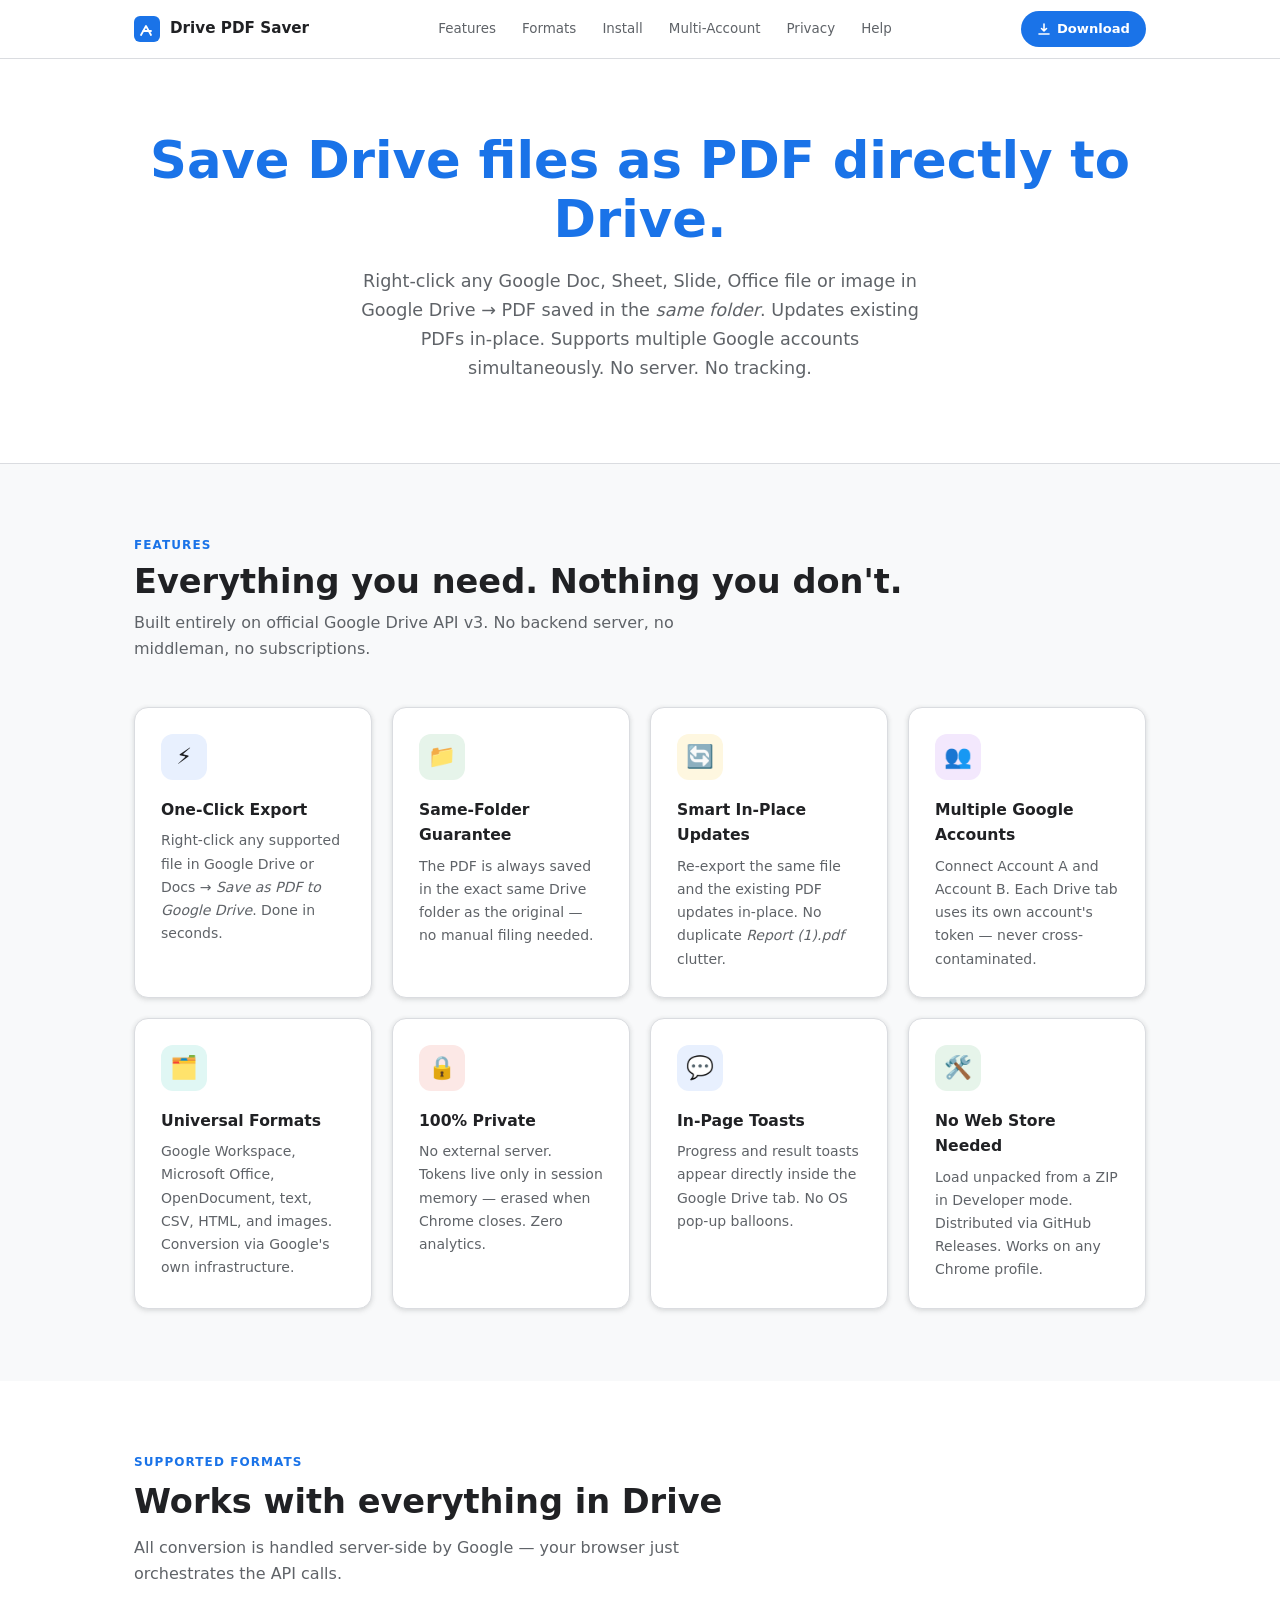
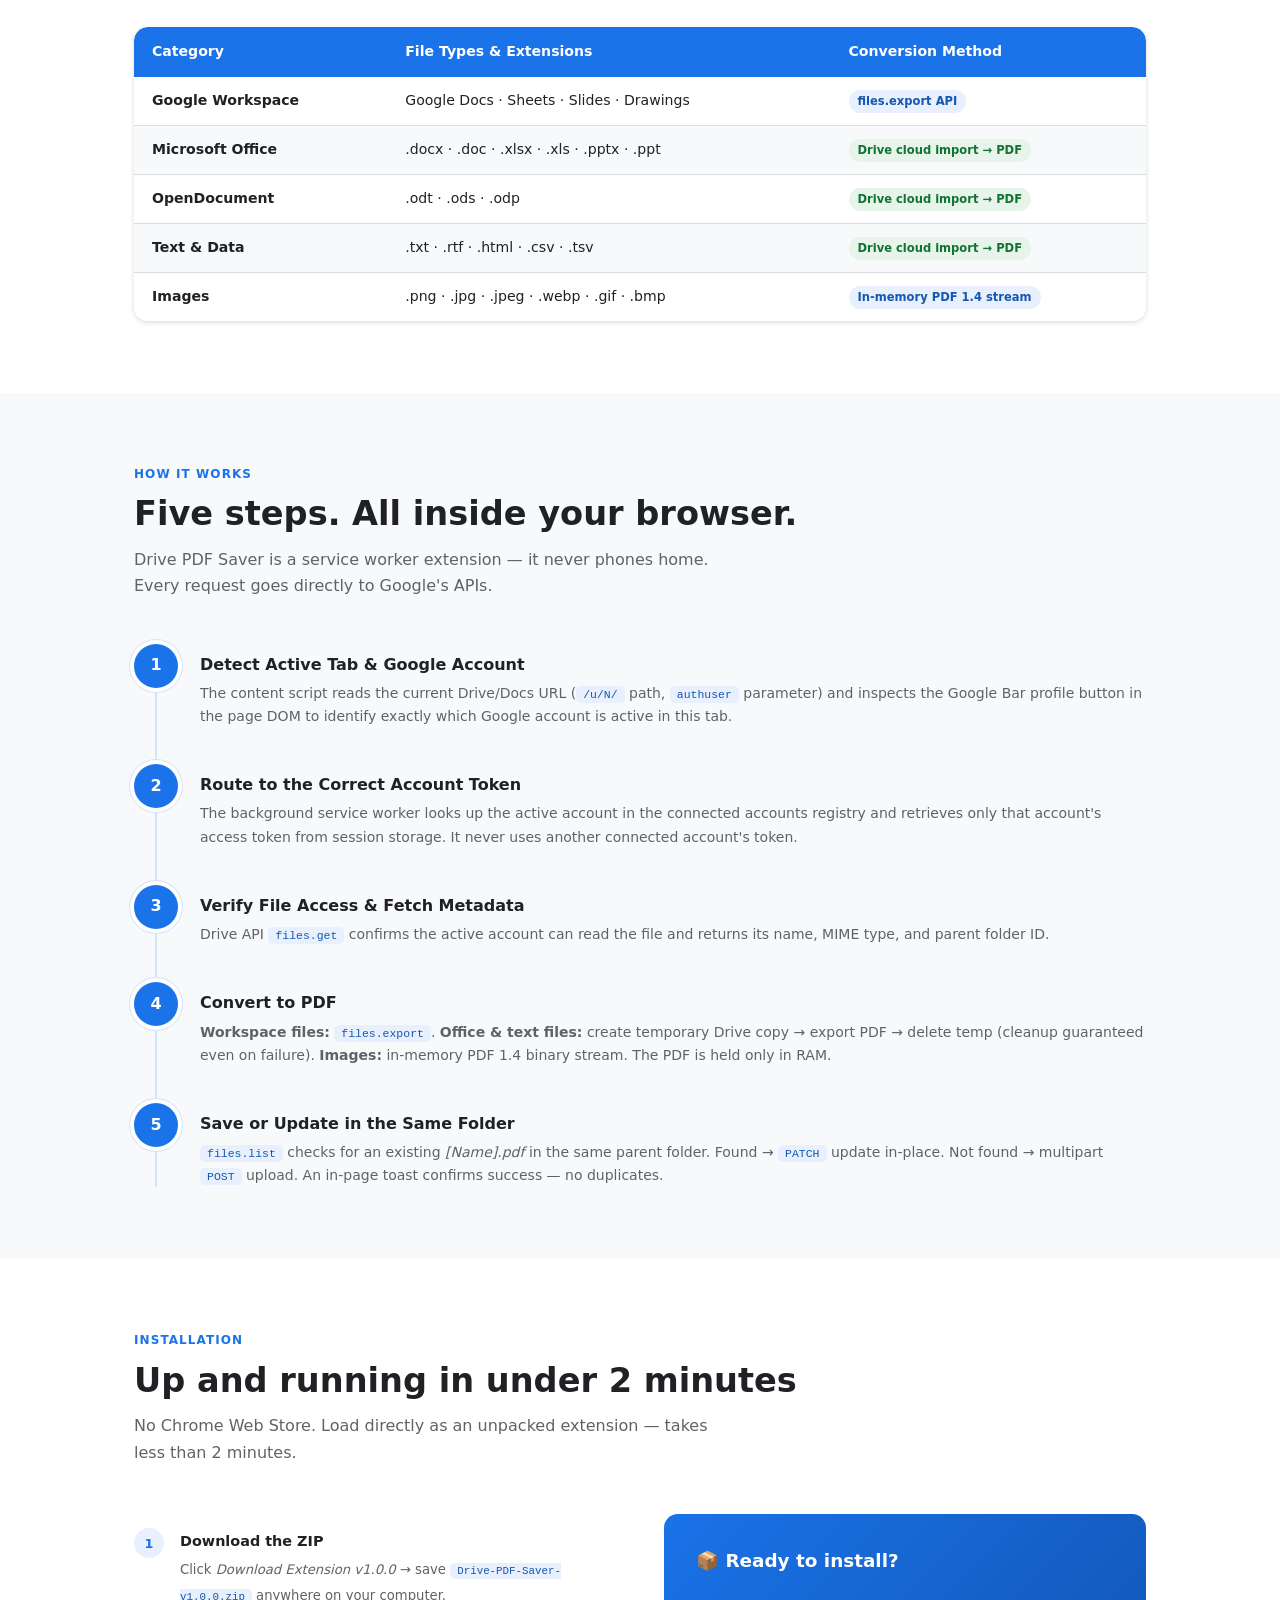
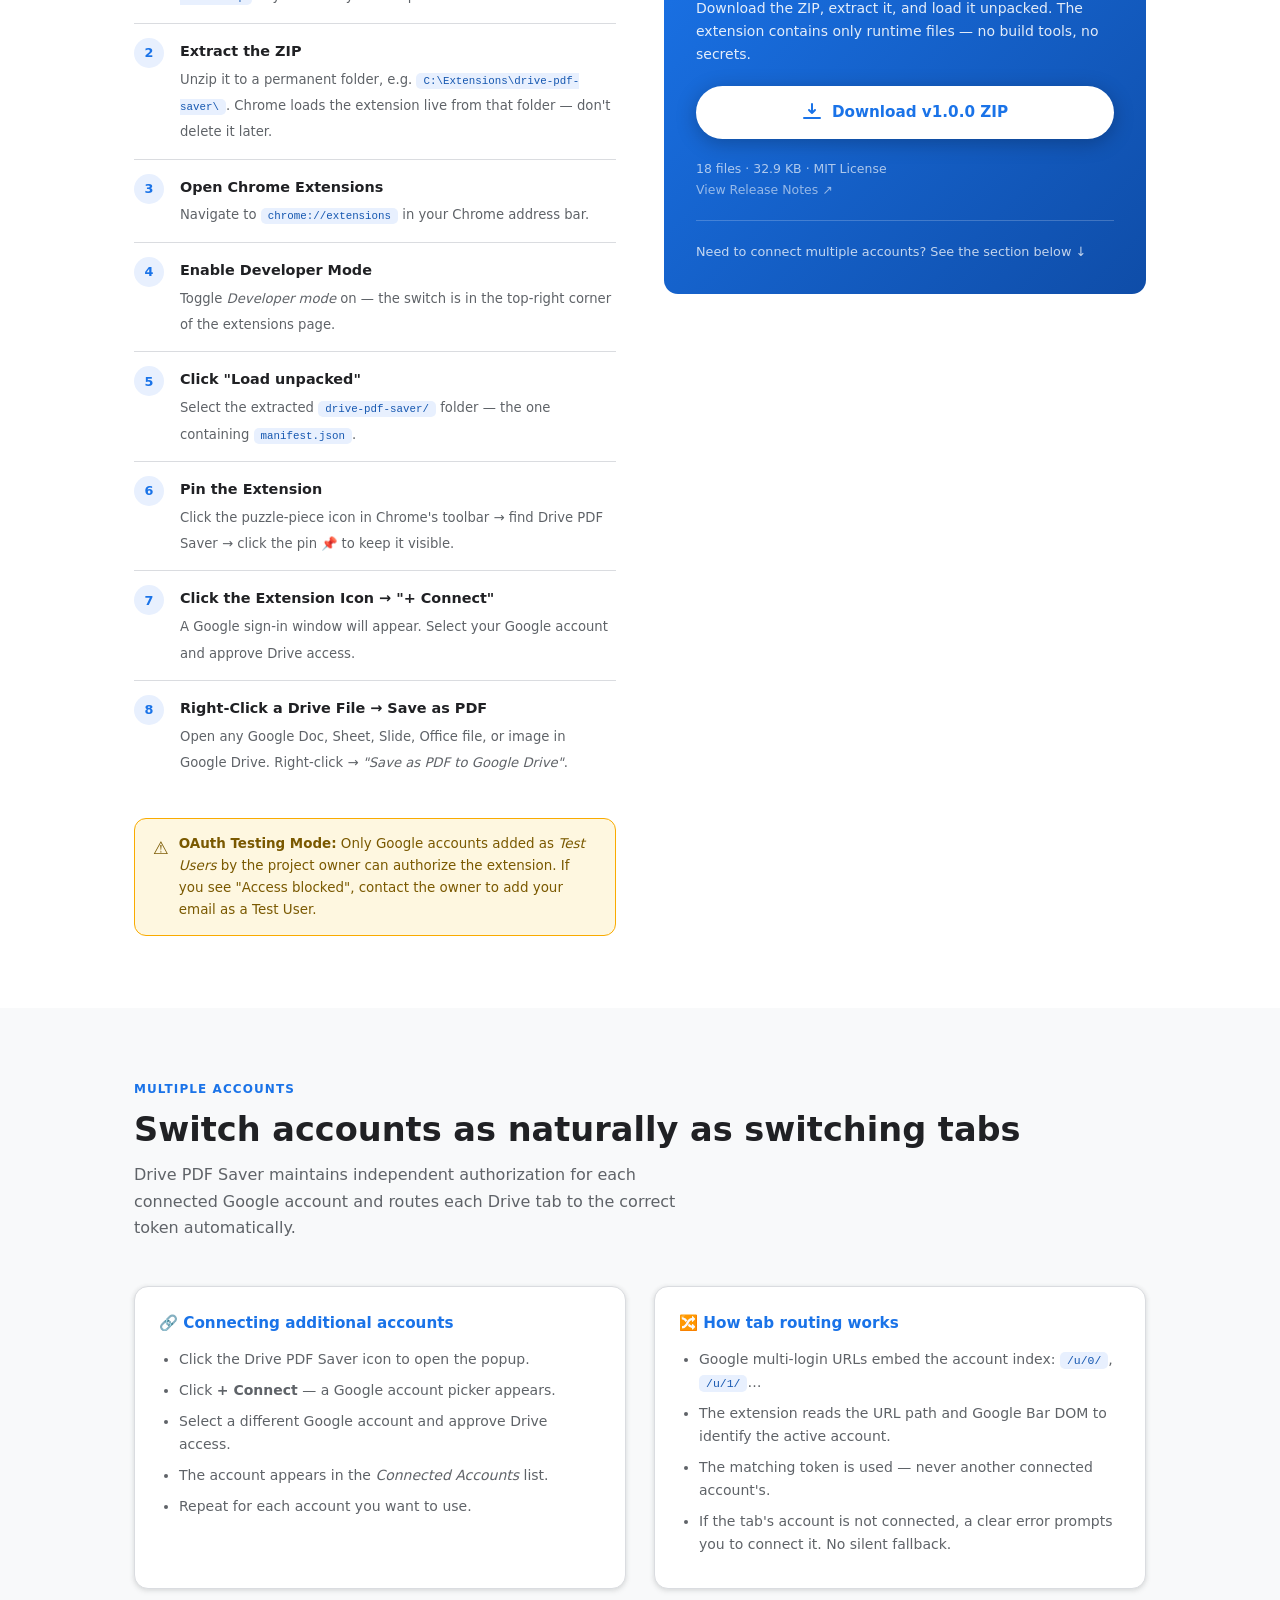
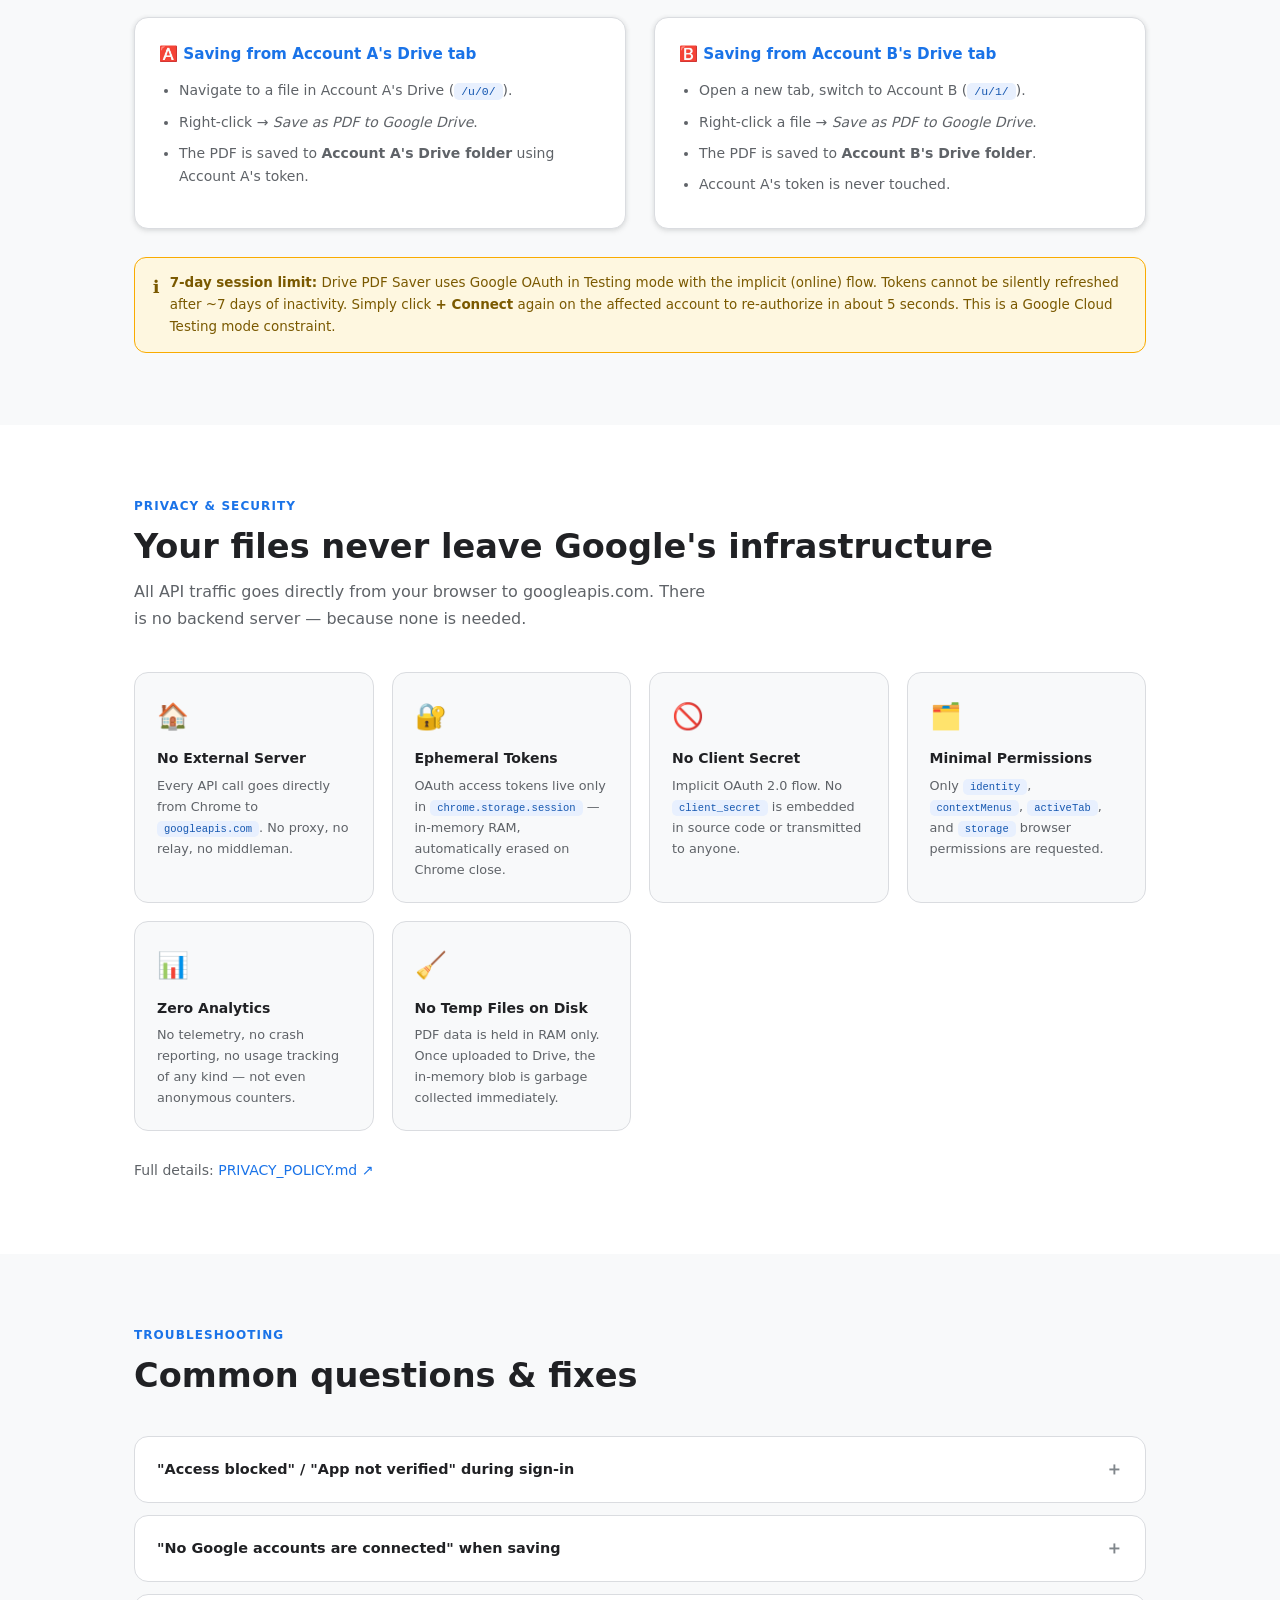
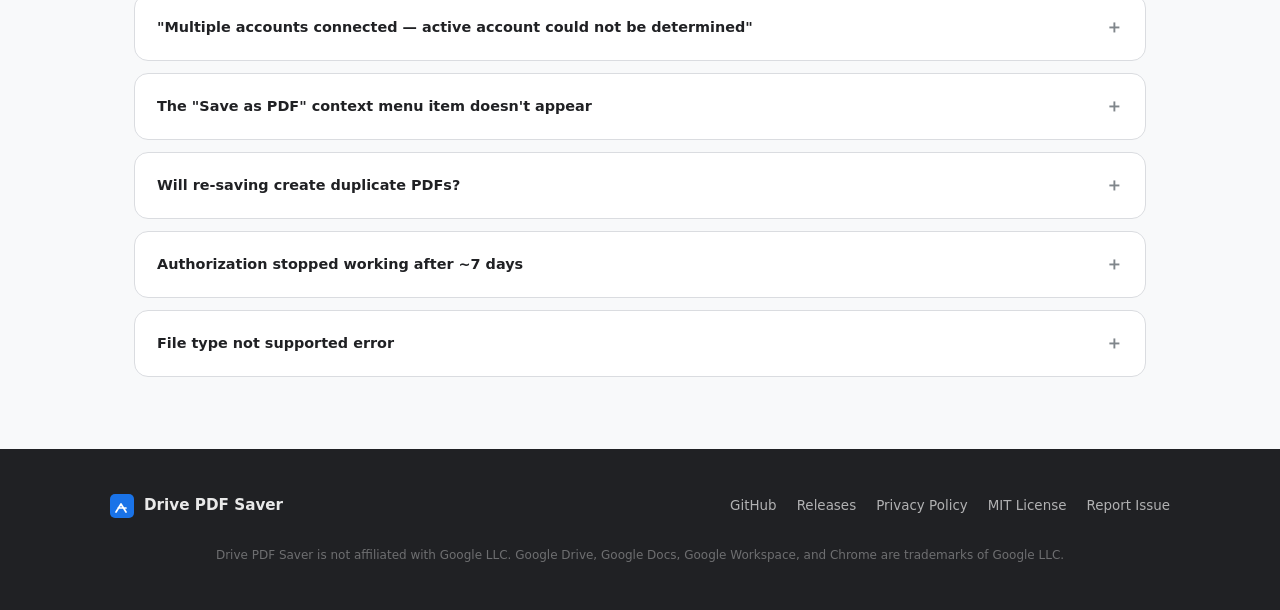
<file: index.html>
<!DOCTYPE html>
<html lang="en">
<head>
  <meta charset="UTF-8"/>
  <meta name="viewport" content="width=device-width,initial-scale=1"/>
  <meta name="description" content="Drive PDF Saver — one-click Chrome extension that converts Google Docs, Sheets, Slides, Office files and images to PDF and saves them directly into Google Drive. Free, private, multi-account."/>
  <title>Drive PDF Saver · Chrome Extension</title>
  <style>
/* ─── Tokens ────────────────────────────────────────────── */
:root{
  --b0:#1a73e8;--b1:#1557b0;--b2:#e8f0fe;--b3:#d2e3fc;
  --g0:#1e8e3e;--r0:#d93025;
  --ink:#202124;--ink2:#5f6368;--ink3:#80868b;
  --bg:#f8f9fa;--card:#fff;--border:#dadce0;
  --r:14px;--rp:100px;
  --sh:0 1px 4px rgba(60,64,67,.12),0 2px 6px rgba(60,64,67,.08);
  --sh2:0 8px 32px rgba(60,64,67,.18);
  --max:1060px;
  --hero-top:72px; --hero-bot:80px;
}
*,*::before,*::after{box-sizing:border-box;margin:0;padding:0}
html{scroll-behavior:smooth}
body{font-family:"Google Sans",Roboto,system-ui,sans-serif;color:var(--ink);background:var(--bg);line-height:1.65}
a{color:var(--b0);text-decoration:none}
a:hover{text-decoration:underline}
img{display:block;max-width:100%}
.wrap{max-width:var(--max);margin:0 auto;padding:0 24px}

/* ─── Nav ───────────────────────────────────────────────── */
header{
  position:sticky;top:0;z-index:200;
  background:rgba(255,255,255,.9);backdrop-filter:blur(10px);
  border-bottom:1px solid var(--border);
}
.nav{display:flex;align-items:center;justify-content:space-between;height:58px;max-width:var(--max);margin:0 auto;padding:0 24px}
.nav-brand{display:flex;align-items:center;gap:10px;font-weight:700;font-size:.95rem;color:var(--ink);user-select:none}
.nav-brand svg{flex-shrink:0}
.nav-links{display:flex;gap:26px;font-size:.84rem;color:var(--ink2)}
.nav-links a{color:var(--ink2);transition:color .15s}
.nav-links a:hover{color:var(--b0);text-decoration:none}
.nav-dl{
  display:inline-flex;align-items:center;gap:6px;
  background:var(--b0);color:#fff;
  font-size:.82rem;font-weight:600;
  padding:7px 16px;border-radius:var(--rp);
  transition:background .15s,transform .12s;
}
.nav-dl:hover{background:var(--b1);text-decoration:none;transform:translateY(-1px)}
@media(max-width:700px){.nav-links{display:none}}

/* ─── Hero ──────────────────────────────────────────────── */
.hero{
  background:linear-gradient(160deg,#e8f0fe 0%,#f0f4ff 60%,#f8f9fa 100%);
  color:var(--ink);text-align:center;
  padding:var(--hero-top) 24px var(--hero-bot);
  position:relative;overflow:hidden;
  border-bottom:1px solid var(--border);
}
.hero h1{
  font-size:clamp(2rem,5.5vw,3.2rem);font-weight:800;
  line-height:1.15;margin-bottom:18px;position:relative;
  color:var(--b0);
}
.hero-sub{
  font-size:1.1rem;color:var(--ink2);max-width:580px;
  margin:0 auto 0;position:relative;
}

/* Primary download button (nav only) */
.btn-dl{
  display:inline-flex;align-items:center;gap:10px;
  background:#fff;color:var(--b0);
  font-weight:800;font-size:1.05rem;
  padding:16px 34px;border-radius:var(--rp);
  box-shadow:0 4px 20px rgba(0,0,0,.25);
  transition:transform .15s,box-shadow .15s;
}
.btn-dl:hover{transform:translateY(-3px);box-shadow:0 10px 32px rgba(0,0,0,.3);text-decoration:none;color:var(--b1)}
.btn-dl svg{flex-shrink:0}


/* ─── Generic section ────────────────────────────────────── */
section{padding:72px 0}
section:nth-child(even){background:var(--card)}
.sec-label{font-size:.75rem;font-weight:700;letter-spacing:.09em;text-transform:uppercase;color:var(--b0);margin-bottom:10px}
.sec-title{font-size:clamp(1.5rem,3vw,2.1rem);font-weight:700;margin-bottom:12px;line-height:1.2}
.sec-sub{font-size:1rem;color:var(--ink2);max-width:580px}
/* Tight intro block — label + heading + sub as one visual unit */
.sec-intro{margin-bottom:44px}
.sec-intro .sec-label{margin-bottom:6px}
.sec-intro .sec-title{margin-bottom:8px}

/* ─── Feature cards ──────────────────────────────────────── */
.cards{display:grid;grid-template-columns:repeat(auto-fit,minmax(220px,1fr));gap:20px;margin-top:44px}
.card{
  background:var(--card);border:1px solid var(--border);
  border-radius:var(--r);padding:26px;
  box-shadow:var(--sh);
  transition:box-shadow .2s,transform .2s;
}
.card:hover{box-shadow:var(--sh2);transform:translateY(-4px)}
.card-icon{
  width:46px;height:46px;border-radius:12px;
  display:flex;align-items:center;justify-content:center;
  font-size:1.4rem;margin-bottom:18px;
}
.card-icon.blue{background:var(--b2)}
.card-icon.green{background:#e6f4ea}
.card-icon.yellow{background:#fef7e0}
.card-icon.purple{background:#f3e8fd}
.card-icon.red{background:#fce8e6}
.card-icon.teal{background:#e0f7f4}
.card h3{font-size:.975rem;font-weight:700;margin-bottom:6px}
.card p{font-size:.875rem;color:var(--ink2)}

/* ─── Formats table ──────────────────────────────────────── */
.table-wrap{overflow-x:auto;margin-top:40px;border-radius:var(--r);box-shadow:var(--sh)}
table.fmt{width:100%;border-collapse:collapse;font-size:.88rem;background:var(--card)}
table.fmt th{background:var(--b0);color:#fff;text-align:left;padding:13px 18px;font-weight:600}
table.fmt th:first-child{border-radius:var(--r) 0 0 0}
table.fmt th:last-child{border-radius:0 var(--r) 0 0}
table.fmt td{padding:12px 18px;border-bottom:1px solid var(--border);vertical-align:top}
table.fmt tr:last-child td{border-bottom:none}
table.fmt tr:nth-child(even) td{background:var(--bg)}
.badge{
  display:inline-block;font-size:.72rem;font-weight:700;
  padding:2px 9px;border-radius:100px;
}
.badge-blue{background:var(--b2);color:var(--b1)}
.badge-green{background:#e6f4ea;color:#137333}

/* ─── How it works ───────────────────────────────────────── */
.steps{display:flex;flex-direction:column;gap:0;margin-top:44px;position:relative}
.steps::before{content:"";position:absolute;left:21px;top:0;bottom:0;width:2px;background:var(--b3)}
.step{display:flex;gap:22px;align-items:flex-start;padding-bottom:36px;position:relative}
.step:last-child{padding-bottom:0}
.step-num{
  flex-shrink:0;width:44px;height:44px;border-radius:50%;
  background:var(--b0);color:#fff;
  display:flex;align-items:center;justify-content:center;
  font-weight:800;font-size:1rem;z-index:1;box-shadow:0 0 0 4px var(--card),0 0 0 5px var(--b3);
}
.step-body{padding-top:8px}
.step-body h3{font-size:1rem;font-weight:700;margin-bottom:4px}
.step-body p{font-size:.875rem;color:var(--ink2)}

/* ─── Install ────────────────────────────────────────────── */
.install-grid{display:grid;grid-template-columns:1fr 1fr;gap:48px;margin-top:48px;align-items:start}
@media(max-width:720px){.install-grid{grid-template-columns:1fr}}
.install-steps{counter-reset:s;display:flex;flex-direction:column;gap:0}
.istep{
  display:flex;gap:16px;align-items:flex-start;
  padding:14px 0;border-bottom:1px solid var(--border);
}
.istep:last-child{border-bottom:none}
.istep-num{
  flex-shrink:0;width:30px;height:30px;border-radius:50%;
  background:var(--b2);color:var(--b0);
  display:flex;align-items:center;justify-content:center;
  font-weight:800;font-size:.8rem;counter-increment:s;
  content:counter(s);
}
.istep-body{padding-top:2px}
.istep-body strong{display:block;font-size:.9rem;margin-bottom:2px}
.istep-body span{font-size:.825rem;color:var(--ink2)}
code{background:var(--b2);color:var(--b1);padding:2px 7px;border-radius:5px;font-size:.82em;font-family:monospace}
.install-cta{
  background:linear-gradient(135deg,#1a73e8,#0f4da8);
  border-radius:var(--r);padding:32px;color:#fff;
  display:flex;flex-direction:column;gap:20px;
  position:sticky;top:80px;
}
.install-cta h3{font-size:1.15rem;font-weight:700}
.install-cta p{font-size:.875rem;opacity:.88}
.install-cta .btn-dl{font-size:.95rem;padding:14px 24px;justify-content:center}
.install-cta .btn-dl:hover{color:var(--b1)}
.install-cta .note{font-size:.78rem;opacity:.65}
.install-cta .note a{color:rgba(255,255,255,.85)}

/* ─── Multi-account ──────────────────────────────────────── */
.account-cols{display:grid;grid-template-columns:1fr 1fr;gap:28px;margin-top:44px}
@media(max-width:680px){.account-cols{grid-template-columns:1fr}}
.account-card{background:var(--card);border:1px solid var(--border);border-radius:var(--r);padding:24px;box-shadow:var(--sh)}
.account-card h3{font-size:.95rem;font-weight:700;color:var(--b0);margin-bottom:12px;display:flex;align-items:center;gap:8px}
.account-card ul{padding-left:20px;color:var(--ink2);font-size:.875rem}
.account-card li{margin-bottom:8px}

/* ─── Security ───────────────────────────────────────────── */
.sec-grid{display:grid;grid-template-columns:repeat(auto-fit,minmax(190px,1fr));gap:18px;margin-top:40px}
.sec-item{background:var(--bg);border:1px solid var(--border);border-radius:var(--r);padding:22px}
.sec-item .icon{font-size:1.6rem;margin-bottom:10px}
.sec-item h3{font-size:.875rem;font-weight:700;margin-bottom:4px}
.sec-item p{font-size:.8rem;color:var(--ink2)}

/* ─── Troubleshoot ───────────────────────────────────────── */
.faq{display:flex;flex-direction:column;gap:12px;margin-top:40px}
details.faq-item{background:var(--card);border:1px solid var(--border);border-radius:var(--r)}
details.faq-item summary{
  padding:18px 22px;font-weight:700;font-size:.9rem;cursor:pointer;
  list-style:none;display:flex;justify-content:space-between;align-items:center;
  user-select:none;
}
details.faq-item summary::after{content:"＋";font-size:1.1rem;color:var(--ink3);transition:transform .2s}
details[open].faq-item summary::after{content:"−"}
details.faq-item .answer{padding:0 22px 18px;font-size:.875rem;color:var(--ink2);border-top:1px solid var(--border);padding-top:16px;margin-top:0}

/* ─── CTA strip ──────────────────────────────────────────── */
.cta-strip{
  background:linear-gradient(135deg,#0f4da8,#1a73e8);
  color:#fff;text-align:center;padding:72px 24px;
}
.cta-strip h2{font-size:clamp(1.5rem,3vw,2rem);font-weight:800;margin-bottom:12px}
.cta-strip p{opacity:.88;margin-bottom:36px;font-size:1rem}
.cta-strip .btn-dl{display:inline-flex}
.cta-strip .note{margin-top:22px;font-size:.8rem;opacity:.6}
.cta-strip .note a{color:rgba(255,255,255,.85)}

/* ─── Footer ─────────────────────────────────────────────── */
footer{background:#202124;color:rgba(255,255,255,.65);padding:44px 24px}
.foot-inner{max-width:var(--max);margin:0 auto;display:flex;flex-wrap:wrap;gap:32px;align-items:center;justify-content:space-between}
.foot-brand{display:flex;align-items:center;gap:10px;font-weight:700;color:rgba(255,255,255,.9);font-size:.95rem}
.foot-links{display:flex;flex-wrap:wrap;gap:20px;font-size:.84rem}
.foot-links a{color:rgba(255,255,255,.65)}
.foot-links a:hover{color:#fff;text-decoration:none}
.foot-copy{margin-top:28px;max-width:var(--max);margin-left:auto;margin-right:auto;font-size:.75rem;color:rgba(255,255,255,.35);text-align:center}

/* ─── Notice ─────────────────────────────────────────────── */
.notice{
  background:#fef7e0;border:1px solid #f9ab00;
  border-radius:12px;padding:14px 18px;
  font-size:.84rem;color:#7a5900;
  display:flex;gap:10px;align-items:flex-start;margin-top:28px;
}
.notice-icon{font-size:1.1rem;flex-shrink:0;margin-top:1px}

/* ─── Scroll-reveal (no JS fallback graceful) ────────────── */
@media(prefers-reduced-motion:no-preference){
  .reveal{opacity:0;transform:translateY(18px);transition:opacity .5s ease,transform .5s ease}
  .reveal.visible{opacity:1;transform:none}
}
  </style>
</head>
<body>

<!-- ── Nav ──────────────────────────────────────────────── -->
<header>
  <div class="nav">
    <div class="nav-brand">
      <svg width="26" height="26" viewBox="0 0 26 26" fill="none">
        <rect width="26" height="26" rx="6" fill="#1a73e8"/>
        <path d="M7 19l5-9 5 9M9 15h8" stroke="#fff" stroke-width="1.8" stroke-linecap="round" stroke-linejoin="round"/>
      </svg>
      Drive PDF Saver
    </div>
    <nav class="nav-links" aria-label="Page sections">
      <a href="#features">Features</a>
      <a href="#formats">Formats</a>
      <a href="#install">Install</a>
      <a href="#accounts">Multi-Account</a>
      <a href="#privacy">Privacy</a>
      <a href="#help">Help</a>
    </nav>
    <a class="nav-dl"
       href="https://github.com/tanmayshah2705/drive-pdf-saver/releases/download/v1.0.0/Drive-PDF-Saver-v1.0.0.zip"
       download="Drive-PDF-Saver-v1.0.0.zip">
      <svg width="14" height="14" viewBox="0 0 14 14" fill="none">
        <path d="M7 2v7M7 9L4.5 6.5M7 9l2.5-2.5" stroke="#fff" stroke-width="1.6" stroke-linecap="round" stroke-linejoin="round"/>
        <path d="M2 12h10" stroke="#fff" stroke-width="1.6" stroke-linecap="round"/>
      </svg>
      Download
    </a>
  </div>
</header>

<!-- ── Hero ─────────────────────────────────────────────── -->
<section class="hero" aria-label="Product hero">
  <div class="wrap">
    <h1>Save Drive files as PDF directly to Drive.</h1>

    <p class="hero-sub">
      Right-click any Google Doc, Sheet, Slide, Office file or image in Google Drive
      → PDF saved in the <em>same folder</em>. Updates existing PDFs in-place. Supports multiple Google accounts simultaneously. No server. No tracking.
    </p>
  </div>

</section>

<!-- ── Features ──────────────────────────────────────────── -->
<section id="features" aria-labelledby="feat-title">
  <div class="wrap">
    <div class="sec-intro reveal">
      <p class="sec-label">Features</p>
      <h2 class="sec-title" id="feat-title">Everything you need. Nothing you don't.</h2>
      <p class="sec-sub">Built entirely on official Google Drive API v3. No backend server, no middleman, no subscriptions.</p>
    </div>

    <div class="cards">
      <div class="card reveal">
        <div class="card-icon blue">⚡</div>
        <h3>One-Click Export</h3>
        <p>Right-click any supported file in Google Drive or Docs → <em>Save as PDF to Google Drive</em>. Done in seconds.</p>
      </div>
      <div class="card reveal">
        <div class="card-icon green">📁</div>
        <h3>Same-Folder Guarantee</h3>
        <p>The PDF is always saved in the exact same Drive folder as the original — no manual filing needed.</p>
      </div>
      <div class="card reveal">
        <div class="card-icon yellow">🔄</div>
        <h3>Smart In-Place Updates</h3>
        <p>Re-export the same file and the existing PDF updates in-place. No duplicate <em>Report (1).pdf</em> clutter.</p>
      </div>
      <div class="card reveal">
        <div class="card-icon purple">👥</div>
        <h3>Multiple Google Accounts</h3>
        <p>Connect Account A and Account B. Each Drive tab uses its own account's token — never cross-contaminated.</p>
      </div>
      <div class="card reveal">
        <div class="card-icon teal">🗂️</div>
        <h3>Universal Formats</h3>
        <p>Google Workspace, Microsoft Office, OpenDocument, text, CSV, HTML, and images. Conversion via Google's own infrastructure.</p>
      </div>
      <div class="card reveal">
        <div class="card-icon red">🔒</div>
        <h3>100% Private</h3>
        <p>No external server. Tokens live only in session memory — erased when Chrome closes. Zero analytics.</p>
      </div>
      <div class="card reveal">
        <div class="card-icon blue">💬</div>
        <h3>In-Page Toasts</h3>
        <p>Progress and result toasts appear directly inside the Google Drive tab. No OS pop-up balloons.</p>
      </div>
      <div class="card reveal">
        <div class="card-icon green">🛠️</div>
        <h3>No Web Store Needed</h3>
        <p>Load unpacked from a ZIP in Developer mode. Distributed via GitHub Releases. Works on any Chrome profile.</p>
      </div>
    </div>
  </div>
</section>

<!-- ── Supported formats ─────────────────────────────────── -->
<section id="formats" aria-labelledby="fmt-title">
  <div class="wrap">
    <p class="sec-label reveal">Supported Formats</p>
    <h2 class="sec-title reveal" id="fmt-title">Works with everything in Drive</h2>
    <p class="sec-sub reveal">All conversion is handled server-side by Google — your browser just orchestrates the API calls.</p>

    <div class="table-wrap reveal">
      <table class="fmt">
        <thead>
          <tr>
            <th>Category</th>
            <th>File Types &amp; Extensions</th>
            <th>Conversion Method</th>
          </tr>
        </thead>
        <tbody>
          <tr>
            <td><strong>Google Workspace</strong></td>
            <td>Google Docs · Sheets · Slides · Drawings</td>
            <td><span class="badge badge-blue">files.export API</span></td>
          </tr>
          <tr>
            <td><strong>Microsoft Office</strong></td>
            <td>.docx · .doc · .xlsx · .xls · .pptx · .ppt</td>
            <td><span class="badge badge-green">Drive cloud import → PDF</span></td>
          </tr>
          <tr>
            <td><strong>OpenDocument</strong></td>
            <td>.odt · .ods · .odp</td>
            <td><span class="badge badge-green">Drive cloud import → PDF</span></td>
          </tr>
          <tr>
            <td><strong>Text &amp; Data</strong></td>
            <td>.txt · .rtf · .html · .csv · .tsv</td>
            <td><span class="badge badge-green">Drive cloud import → PDF</span></td>
          </tr>
          <tr>
            <td><strong>Images</strong></td>
            <td>.png · .jpg · .jpeg · .webp · .gif · .bmp</td>
            <td><span class="badge badge-blue">In-memory PDF 1.4 stream</span></td>
          </tr>
        </tbody>
      </table>
    </div>
  </div>
</section>

<!-- ── How it works ──────────────────────────────────────── -->
<section id="how" aria-labelledby="how-title">
  <div class="wrap">
    <p class="sec-label reveal">How It Works</p>
    <h2 class="sec-title reveal" id="how-title">Five steps. All inside your browser.</h2>
    <p class="sec-sub reveal">Drive PDF Saver is a service worker extension — it never phones home. Every request goes directly to Google's APIs.</p>

    <div class="steps">
      <div class="step reveal">
        <div class="step-num">1</div>
        <div class="step-body">
          <h3>Detect Active Tab &amp; Google Account</h3>
          <p>The content script reads the current Drive/Docs URL (<code>/u/N/</code> path, <code>authuser</code> parameter) and inspects the Google Bar profile button in the page DOM to identify exactly which Google account is active in this tab.</p>
        </div>
      </div>
      <div class="step reveal">
        <div class="step-num">2</div>
        <div class="step-body">
          <h3>Route to the Correct Account Token</h3>
          <p>The background service worker looks up the active account in the connected accounts registry and retrieves only that account's access token from session storage. It never uses another connected account's token.</p>
        </div>
      </div>
      <div class="step reveal">
        <div class="step-num">3</div>
        <div class="step-body">
          <h3>Verify File Access &amp; Fetch Metadata</h3>
          <p>Drive API <code>files.get</code> confirms the active account can read the file and returns its name, MIME type, and parent folder ID.</p>
        </div>
      </div>
      <div class="step reveal">
        <div class="step-num">4</div>
        <div class="step-body">
          <h3>Convert to PDF</h3>
          <p><strong>Workspace files:</strong> <code>files.export</code>. <strong>Office &amp; text files:</strong> create temporary Drive copy → export PDF → delete temp (cleanup guaranteed even on failure). <strong>Images:</strong> in-memory PDF 1.4 binary stream. The PDF is held only in RAM.</p>
        </div>
      </div>
      <div class="step reveal">
        <div class="step-num">5</div>
        <div class="step-body">
          <h3>Save or Update in the Same Folder</h3>
          <p><code>files.list</code> checks for an existing <em>[Name].pdf</em> in the same parent folder. Found → <code>PATCH</code> update in-place. Not found → multipart <code>POST</code> upload. An in-page toast confirms success — no duplicates.</p>
        </div>
      </div>
    </div>
  </div>
</section>

<!-- ── Installation ──────────────────────────────────────── -->
<section id="install" aria-labelledby="inst-title">
  <div class="wrap">
    <p class="sec-label reveal">Installation</p>
    <h2 class="sec-title reveal" id="inst-title">Up and running in under 2 minutes</h2>
    <p class="sec-sub reveal">No Chrome Web Store. Load directly as an unpacked extension — takes less than 2 minutes.</p>

    <div class="install-grid">
      <!-- Steps -->
      <div>
        <div class="install-steps reveal">
          <div class="istep">
            <div class="istep-num">1</div>
            <div class="istep-body">
              <strong>Download the ZIP</strong>
              <span>Click <em>Download Extension v1.0.0</em> → save <code>Drive-PDF-Saver-v1.0.0.zip</code> anywhere on your computer.</span>
            </div>
          </div>
          <div class="istep">
            <div class="istep-num">2</div>
            <div class="istep-body">
              <strong>Extract the ZIP</strong>
              <span>Unzip it to a permanent folder, e.g. <code>C:\Extensions\drive-pdf-saver\</code>. Chrome loads the extension live from that folder — don't delete it later.</span>
            </div>
          </div>
          <div class="istep">
            <div class="istep-num">3</div>
            <div class="istep-body">
              <strong>Open Chrome Extensions</strong>
              <span>Navigate to <code>chrome://extensions</code> in your Chrome address bar.</span>
            </div>
          </div>
          <div class="istep">
            <div class="istep-num">4</div>
            <div class="istep-body">
              <strong>Enable Developer Mode</strong>
              <span>Toggle <em>Developer mode</em> on — the switch is in the top-right corner of the extensions page.</span>
            </div>
          </div>
          <div class="istep">
            <div class="istep-num">5</div>
            <div class="istep-body">
              <strong>Click "Load unpacked"</strong>
              <span>Select the extracted <code>drive-pdf-saver/</code> folder — the one containing <code>manifest.json</code>.</span>
            </div>
          </div>
          <div class="istep">
            <div class="istep-num">6</div>
            <div class="istep-body">
              <strong>Pin the Extension</strong>
              <span>Click the puzzle-piece icon in Chrome's toolbar → find Drive PDF Saver → click the pin 📌 to keep it visible.</span>
            </div>
          </div>
          <div class="istep">
            <div class="istep-num">7</div>
            <div class="istep-body">
              <strong>Click the Extension Icon → "+ Connect"</strong>
              <span>A Google sign-in window will appear. Select your Google account and approve Drive access.</span>
            </div>
          </div>
          <div class="istep">
            <div class="istep-num">8</div>
            <div class="istep-body">
              <strong>Right-Click a Drive File → Save as PDF</strong>
              <span>Open any Google Doc, Sheet, Slide, Office file, or image in Google Drive. Right-click → <em>"Save as PDF to Google Drive"</em>.</span>
            </div>
          </div>
        </div>

        <div class="notice reveal">
          <span class="notice-icon">⚠️</span>
          <span><strong>OAuth Testing Mode:</strong> Only Google accounts added as <em>Test Users</em> by the project owner can authorize the extension. If you see "Access blocked", contact the owner to add your email as a Test User.</span>
        </div>
      </div>

      <!-- Sticky CTA card -->
      <div>
        <div class="install-cta reveal">
          <h3>📦 Ready to install?</h3>
          <p>Download the ZIP, extract it, and load it unpacked. The extension contains only runtime files — no build tools, no secrets.</p>
          <a class="btn-dl"
             href="https://github.com/tanmayshah2705/drive-pdf-saver/releases/download/v1.0.0/Drive-PDF-Saver-v1.0.0.zip"
             download="Drive-PDF-Saver-v1.0.0.zip">
            <svg width="20" height="20" viewBox="0 0 20 20" fill="none">
              <path d="M10 2v9M10 11l-3-3M10 11l3-3" stroke="currentColor" stroke-width="2" stroke-linecap="round" stroke-linejoin="round"/>
              <path d="M2 16h16" stroke="currentColor" stroke-width="2" stroke-linecap="round"/>
            </svg>
            Download v1.0.0 ZIP
          </a>
          <p class="note">
            18 files · 32.9 KB · MIT License<br>
            <a href="https://github.com/tanmayshah2705/drive-pdf-saver/releases/tag/v1.0.0" target="_blank" rel="noopener">View Release Notes ↗</a>
          </p>
          <hr style="border:none;border-top:1px solid rgba(255,255,255,.2)"/>
          <p style="font-size:.8rem;opacity:.75">Need to connect multiple accounts? See the section below ↓</p>
        </div>
      </div>
    </div>
  </div>
</section>

<!-- ── Multiple accounts ─────────────────────────────────── -->
<section id="accounts" aria-labelledby="acc-title">
  <div class="wrap">
    <p class="sec-label reveal">Multiple Accounts</p>
    <h2 class="sec-title reveal" id="acc-title">Switch accounts as naturally as switching tabs</h2>
    <p class="sec-sub reveal">Drive PDF Saver maintains independent authorization for each connected Google account and routes each Drive tab to the correct token automatically.</p>

    <div class="account-cols">
      <div class="account-card reveal">
        <h3>🔗 Connecting additional accounts</h3>
        <ul>
          <li>Click the Drive PDF Saver icon to open the popup.</li>
          <li>Click <strong>+ Connect</strong> — a Google account picker appears.</li>
          <li>Select a different Google account and approve Drive access.</li>
          <li>The account appears in the <em>Connected Accounts</em> list.</li>
          <li>Repeat for each account you want to use.</li>
        </ul>
      </div>
      <div class="account-card reveal">
        <h3>🔀 How tab routing works</h3>
        <ul>
          <li>Google multi-login URLs embed the account index: <code>/u/0/</code>, <code>/u/1/</code>…</li>
          <li>The extension reads the URL path and Google Bar DOM to identify the active account.</li>
          <li>The matching token is used — never another connected account's.</li>
          <li>If the tab's account is not connected, a clear error prompts you to connect it. No silent fallback.</li>
        </ul>
      </div>
      <div class="account-card reveal">
        <h3>🅰️ Saving from Account A's Drive tab</h3>
        <ul>
          <li>Navigate to a file in Account A's Drive (<code>/u/0/</code>).</li>
          <li>Right-click → <em>Save as PDF to Google Drive</em>.</li>
          <li>The PDF is saved to <strong>Account A's Drive folder</strong> using Account A's token.</li>
        </ul>
      </div>
      <div class="account-card reveal">
        <h3>🅱️ Saving from Account B's Drive tab</h3>
        <ul>
          <li>Open a new tab, switch to Account B (<code>/u/1/</code>).</li>
          <li>Right-click a file → <em>Save as PDF to Google Drive</em>.</li>
          <li>The PDF is saved to <strong>Account B's Drive folder</strong>.</li>
          <li>Account A's token is never touched.</li>
        </ul>
      </div>
    </div>

    <div class="notice reveal">
      <span class="notice-icon">ℹ️</span>
      <span><strong>7-day session limit:</strong> Drive PDF Saver uses Google OAuth in Testing mode with the implicit (online) flow. Tokens cannot be silently refreshed after ~7 days of inactivity. Simply click <strong>+ Connect</strong> again on the affected account to re-authorize in about 5 seconds. This is a Google Cloud Testing mode constraint.</span>
    </div>
  </div>
</section>

<!-- ── Privacy ───────────────────────────────────────────── -->
<section id="privacy" aria-labelledby="priv-title">
  <div class="wrap">
    <p class="sec-label reveal">Privacy &amp; Security</p>
    <h2 class="sec-title reveal" id="priv-title">Your files never leave Google's infrastructure</h2>
    <p class="sec-sub reveal">All API traffic goes directly from your browser to googleapis.com. There is no backend server — because none is needed.</p>

    <div class="sec-grid">
      <div class="sec-item reveal">
        <div class="icon">🏠</div>
        <h3>No External Server</h3>
        <p>Every API call goes directly from Chrome to <code>googleapis.com</code>. No proxy, no relay, no middleman.</p>
      </div>
      <div class="sec-item reveal">
        <div class="icon">🔐</div>
        <h3>Ephemeral Tokens</h3>
        <p>OAuth access tokens live only in <code>chrome.storage.session</code> — in-memory RAM, automatically erased on Chrome close.</p>
      </div>
      <div class="sec-item reveal">
        <div class="icon">🚫</div>
        <h3>No Client Secret</h3>
        <p>Implicit OAuth 2.0 flow. No <code>client_secret</code> is embedded in source code or transmitted to anyone.</p>
      </div>
      <div class="sec-item reveal">
        <div class="icon">🗂️</div>
        <h3>Minimal Permissions</h3>
        <p>Only <code>identity</code>, <code>contextMenus</code>, <code>activeTab</code>, and <code>storage</code> browser permissions are requested.</p>
      </div>
      <div class="sec-item reveal">
        <div class="icon">📊</div>
        <h3>Zero Analytics</h3>
        <p>No telemetry, no crash reporting, no usage tracking of any kind — not even anonymous counters.</p>
      </div>
      <div class="sec-item reveal">
        <div class="icon">🧹</div>
        <h3>No Temp Files on Disk</h3>
        <p>PDF data is held in RAM only. Once uploaded to Drive, the in-memory blob is garbage collected immediately.</p>
      </div>
    </div>

    <p class="reveal" style="margin-top:28px;font-size:.875rem;color:var(--ink2)">
      Full details: <a href="https://github.com/tanmayshah2705/drive-pdf-saver/blob/main/PRIVACY_POLICY.md" target="_blank" rel="noopener">PRIVACY_POLICY.md ↗</a>
    </p>
  </div>
</section>

<!-- ── Troubleshoot ──────────────────────────────────────── -->
<section id="help" aria-labelledby="help-title">
  <div class="wrap">
    <p class="sec-label reveal">Troubleshooting</p>
    <h2 class="sec-title reveal" id="help-title">Common questions &amp; fixes</h2>

    <div class="faq">
      <details class="faq-item reveal">
        <summary>"Access blocked" / "App not verified" during sign-in</summary>
        <div class="answer">Drive PDF Saver uses Google OAuth in <strong>Testing mode</strong>. Only Google accounts explicitly added as <em>Test Users</em> in the Google Cloud Console can authorize the app. If you see this error, contact the project owner and ask to have your Google email added as a Test User.</div>
      </details>
      <details class="faq-item reveal">
        <summary>"No Google accounts are connected" when saving</summary>
        <div class="answer">Open the extension popup and click <strong>+ Connect</strong> to authorize at least one Google account. If you have multiple Drive accounts open in different tabs, connect each one separately.</div>
      </details>
      <details class="faq-item reveal">
        <summary>"Multiple accounts connected — active account could not be determined"</summary>
        <div class="answer">Make sure you're viewing the Drive/Docs file in a tab that shows <code>/u/0/</code>, <code>/u/1/</code>, etc. in the URL. Navigate directly to <code>drive.google.com/u/N/</code> for the account you want to use so the extension can detect the correct account from the URL.</div>
      </details>
      <details class="faq-item reveal">
        <summary>The "Save as PDF" context menu item doesn't appear</summary>
        <div class="answer">The context menu only appears on Google Drive and Docs URLs: <code>docs.google.com/document/*</code>, <code>docs.google.com/spreadsheets/*</code>, <code>docs.google.com/presentation/*</code>, <code>docs.google.com/drawings/*</code>, and <code>drive.google.com/*</code>. If you just reloaded the extension, refresh the document tab once to let the content script re-attach.</div>
      </details>
      <details class="faq-item reveal">
        <summary>Will re-saving create duplicate PDFs?</summary>
        <div class="answer">No. Before uploading, Drive PDF Saver checks the same parent folder for an existing <code>[OriginalName].pdf</code>. If found, it updates that file's content in-place via a PATCH request — preserving the file ID and creating no duplicates. To force a fresh file, rename the original or rename the existing PDF first.</div>
      </details>
      <details class="faq-item reveal">
        <summary>Authorization stopped working after ~7 days</summary>
        <div class="answer">In Google OAuth Testing mode, tokens from the implicit flow cannot be silently refreshed. Open the popup, click <strong>+ Connect</strong> on the affected account, and re-authorize. This takes about 5 seconds. This is a Google Cloud Testing mode constraint — not a bug in the extension.</div>
      </details>
      <details class="faq-item reveal">
        <summary>File type not supported error</summary>
        <div class="answer">Drive PDF Saver supports Google Workspace files, Microsoft Office formats (.docx, .xlsx, .pptx, .doc, .xls, .ppt), OpenDocument files (.odt, .ods, .odp), text/data files (.txt, .rtf, .html, .csv, .tsv), and images (.png, .jpg, .jpeg, .webp, .gif, .bmp). Video, audio, ZIP archives, and binary executables cannot be converted to PDF.</div>
      </details>
    </div>
  </div>
</section>

<!-- ── Footer ────────────────────────────────────────────── -->
<footer>
  <div class="foot-inner">
    <div class="foot-brand">
      <svg width="24" height="24" viewBox="0 0 24 24" fill="none">
        <rect width="24" height="24" rx="5" fill="#1a73e8"/>
        <path d="M6 18l5-8 5 8M8 14h8" stroke="#fff" stroke-width="1.7" stroke-linecap="round" stroke-linejoin="round"/>
      </svg>
      Drive PDF Saver
    </div>
    <div class="foot-links">
      <a href="https://github.com/tanmayshah2705/drive-pdf-saver" target="_blank" rel="noopener">GitHub</a>
      <a href="https://github.com/tanmayshah2705/drive-pdf-saver/releases" target="_blank" rel="noopener">Releases</a>
      <a href="https://github.com/tanmayshah2705/drive-pdf-saver/blob/main/PRIVACY_POLICY.md" target="_blank" rel="noopener">Privacy Policy</a>
      <a href="https://github.com/tanmayshah2705/drive-pdf-saver/blob/main/LICENSE" target="_blank" rel="noopener">MIT License</a>
      <a href="https://github.com/tanmayshah2705/drive-pdf-saver/issues" target="_blank" rel="noopener">Report Issue</a>
    </div>
  </div>
  <p class="foot-copy">Drive PDF Saver is not affiliated with Google LLC. Google Drive, Google Docs, Google Workspace, and Chrome are trademarks of Google LLC.</p>
</footer>

<script>
// Scroll-reveal
const obs = new IntersectionObserver(entries=>{
  entries.forEach(e=>{ if(e.isIntersecting){ e.target.classList.add('visible'); obs.unobserve(e.target); }});
},{threshold:0.08});
document.querySelectorAll('.reveal').forEach(el=>obs.observe(el));
</script>

</body>
</html>
</file>
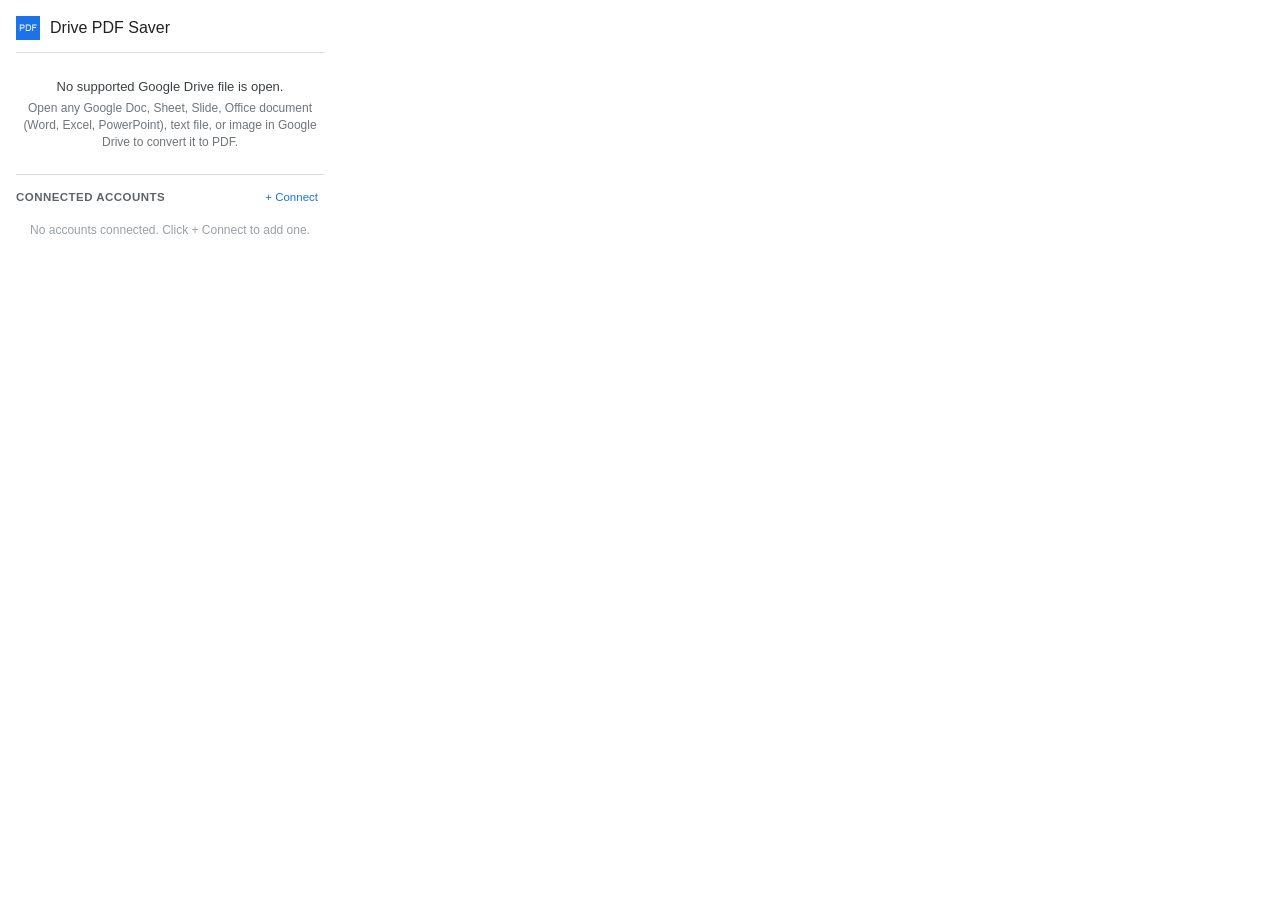
<file: popup/popup.html>
﻿<!DOCTYPE html>
<html lang="en">
<head>
  <meta charset="UTF-8">
  <meta name="viewport" content="width=device-width, initial-scale=1.0">
  <title>Drive PDF Saver</title>
  <link rel="stylesheet" href="popup.css">
</head>
<body>
  <div class="popup-container">
    <div class="header">
      <img src="../icons/icon48.png" alt="Icon" class="logo">
      <h2>Drive PDF Saver</h2>
    </div>

    <hr class="divider">

    <!-- Supported file view -->
    <div id="supported-view" class="view hidden">
      <div class="info-row">
        <span class="label">Current file:</span>
        <span id="file-name" class="value file-name">Detecting...</span>
      </div>

      <div class="info-row">
        <span class="label">Type:</span>
        <span id="file-type" class="value">Google Docs</span>
      </div>

      <div class="info-row">
        <span class="label">Destination:</span>
        <span class="value destination">Same folder</span>
      </div>

      <div class="info-row">
        <span class="label">Status:</span>
        <span id="status-badge" class="badge status-ready">Ready</span>
      </div>

      <div id="status-detail" class="status-detail"></div>

      <button id="save-btn" class="primary-btn">Save as PDF to Google Drive</button>
    </div>

    <!-- Unsupported page view -->
    <div id="unsupported-view" class="view hidden">
      <div class="empty-state">
        <p class="empty-title">No supported Google Drive file is open.</p>
        <p class="empty-desc">Open any Google Doc, Sheet, Slide, Office document (Word, Excel, PowerPoint), text file, or image in Google Drive to convert it to PDF.</p>
      </div>
    </div>

    <hr class="divider">

    <!-- Multi-account section (always shown) -->
    <div class="accounts-section">
      <div class="accounts-header">
        <span class="section-label">Connected Accounts</span>
        <button id="connect-btn" class="text-btn connect-btn" title="Connect a Google account">+ Connect</button>
      </div>

      <div id="accounts-list" class="accounts-list">
        <!-- Dynamically populated -->
        <div class="account-placeholder">Loading accounts...</div>
      </div>
    </div>
  </div>

  <script type="module" src="popup.js"></script>
</body>
</html>
</file>
<file: popup/popup.css>
/* popup/popup.css */

* {
  margin: 0;
  padding: 0;
  box-sizing: border-box;
}

body {
  width: 340px;
  font-family: -apple-system, BlinkMacSystemFont, "Segoe UI", Roboto, Helvetica, Arial, sans-serif;
  font-size: 13px;
  color: #202124;
  background-color: #ffffff;
}

.popup-container {
  padding: 16px;
}

.header {
  display: flex;
  align-items: center;
  gap: 10px;
}

.logo {
  width: 24px;
  height: 24px;
}

.header h2 {
  font-size: 16px;
  font-weight: 500;
  color: #202124;
}

.divider {
  border: 0;
  height: 1px;
  background-color: #dadce0;
  margin: 12px 0 14px 0;
}

.view.hidden {
  display: none;
}

.info-row {
  display: flex;
  justify-content: space-between;
  align-items: center;
  margin-bottom: 10px;
}

.label {
  color: #5f6368;
  font-size: 12px;
}

.value {
  font-weight: 500;
  color: #202124;
  max-width: 180px;
  overflow: hidden;
  text-overflow: ellipsis;
  white-space: nowrap;
}

.value.file-name {
  color: #1a73e8;
}

.value.destination {
  color: #188038;
}

.badge {
  padding: 2px 8px;
  border-radius: 12px;
  font-size: 11px;
  font-weight: 500;
}

.status-ready {
  background-color: #e6f4ea;
  color: #137333;
}

.status-working {
  background-color: #e8f0fe;
  color: #1a73e8;
  animation: pulse 1.5s infinite;
}

.status-success {
  background-color: #e6f4ea;
  color: #137333;
}

.status-error {
  background-color: #fce8e6;
  color: #c5221f;
}

.status-detail {
  font-size: 12px;
  color: #5f6368;
  margin: 10px 0;
  min-height: 16px;
  line-height: 1.4;
}

.primary-btn {
  width: 100%;
  padding: 9px 16px;
  border: none;
  border-radius: 4px;
  background-color: #1a73e8;
  color: #ffffff;
  font-size: 13px;
  font-weight: 500;
  cursor: pointer;
  transition: background-color 0.15s ease, box-shadow 0.15s ease;
}

.primary-btn:hover:not(:disabled) {
  background-color: #1557b0;
  box-shadow: 0 1px 2px rgba(60, 64, 67, 0.3);
}

.primary-btn:disabled {
  background-color: #f1f3f4;
  color: #80868b;
  cursor: not-allowed;
}

/* -- Multi-account section ------------------------------------------------ */

.accounts-section {
  margin-top: 4px;
}

.accounts-header {
  display: flex;
  justify-content: space-between;
  align-items: center;
  margin-bottom: 8px;
}

.section-label {
  font-size: 11.5px;
  font-weight: 600;
  color: #5f6368;
  text-transform: uppercase;
  letter-spacing: 0.04em;
}

.connect-btn {
  font-size: 12px;
  padding: 3px 8px;
}

.accounts-list {
  display: flex;
  flex-direction: column;
  gap: 6px;
  max-height: 180px;
  overflow-y: auto;
}

.account-row {
  display: flex;
  align-items: center;
  gap: 8px;
  padding: 7px 10px;
  background: #f8f9fa;
  border-radius: 8px;
  border: 1px solid #e8eaed;
}

.account-info {
  flex: 1;
  display: flex;
  flex-direction: column;
  overflow: hidden;
}

.account-name {
  font-size: 12.5px;
  font-weight: 500;
  color: #202124;
  overflow: hidden;
  text-overflow: ellipsis;
  white-space: nowrap;
}

.account-email {
  font-size: 11px;
  color: #5f6368;
  overflow: hidden;
  text-overflow: ellipsis;
  white-space: nowrap;
}

.disconnect-btn {
  font-size: 11px;
  color: #c5221f;
  flex-shrink: 0;
}

.disconnect-btn:hover:not(:disabled) {
  background-color: #fce8e6;
  text-decoration: none;
}

.account-placeholder {
  font-size: 12px;
  color: #9aa0a6;
  text-align: center;
  padding: 10px 0;
}

/* -- Text button (shared) ------------------------------------------------- */

.text-btn {
  background: none;
  border: none;
  color: #1a73e8;
  font-size: 11.5px;
  font-weight: 500;
  cursor: pointer;
  padding: 2px 6px;
  border-radius: 4px;
  transition: background-color 0.15s;
}

.text-btn:hover:not(:disabled) {
  background-color: #e8f0fe;
  text-decoration: underline;
}

.text-btn:disabled {
  color: #9aa0a6;
  cursor: not-allowed;
}


.empty-state {
  text-align: center;
  padding: 12px 4px;
}

.empty-title {
  font-size: 13px;
  font-weight: 500;
  color: #3c4043;
  margin-bottom: 6px;
}

.empty-desc {
  font-size: 12px;
  color: #70757a;
  line-height: 1.4;
}

@keyframes pulse {
  0% { opacity: 0.7; }
  50% { opacity: 1; }
  100% { opacity: 0.7; }
}
</file>
